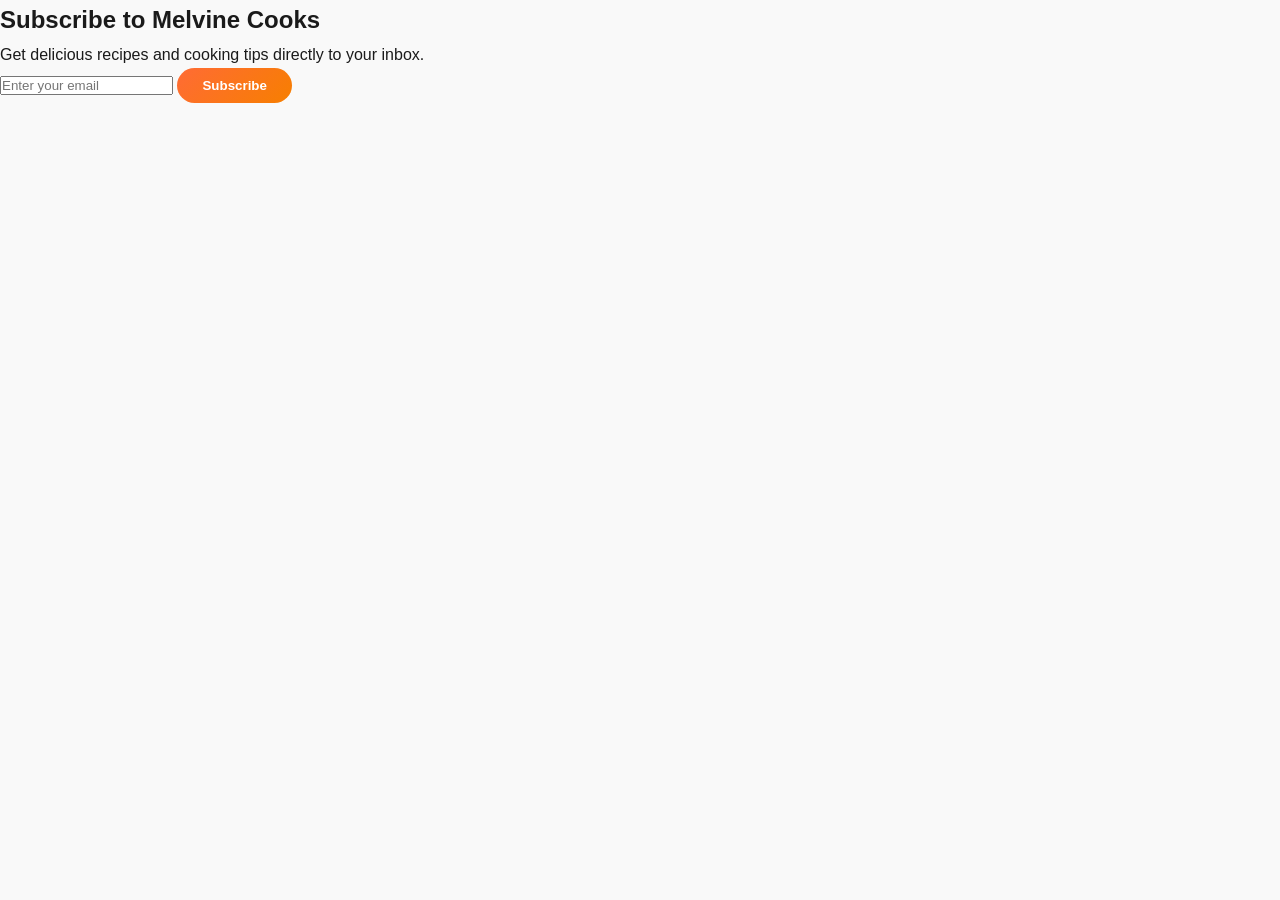
<file: subscribe.html>
<!DOCTYPE html>
<html lang="en">
<head>
    <meta charset="UTF-8">
    <meta name="viewport" content="width=device-width, initial-scale=1.0">

    <title>Subscribe | Melvine Cooks</title>

    <!-- CSS -->
    <link rel="stylesheet" href="../style.css">
    <!-- Font Awesome -->
    <link rel="stylesheet" href="https://cdnjs.cloudflare.com/ajax/libs/font-awesome/6.0.0/css/all.min.css">

    <!-- Google Font -->
    <link href="https://fonts.googleapis.com/css2?family=Roboto:wght@400;700&display=swap" rel="stylesheet">
</head>

<body>

    <section class="subscribe-page">

        <div class="subscribe-container">

            <h1>Subscribe to Melvine Cooks</h1>

            <p>
                Get delicious recipes and cooking tips directly to your inbox.
            </p>

            <form action="#">

                <input 
                type="email" 
                placeholder="Enter your email"
                required>

                <button type="submit" class="btn-subscribe">
                    Subscribe
                </button>

            </form>

        </div>

    </section>

</body>
</html>
</file>
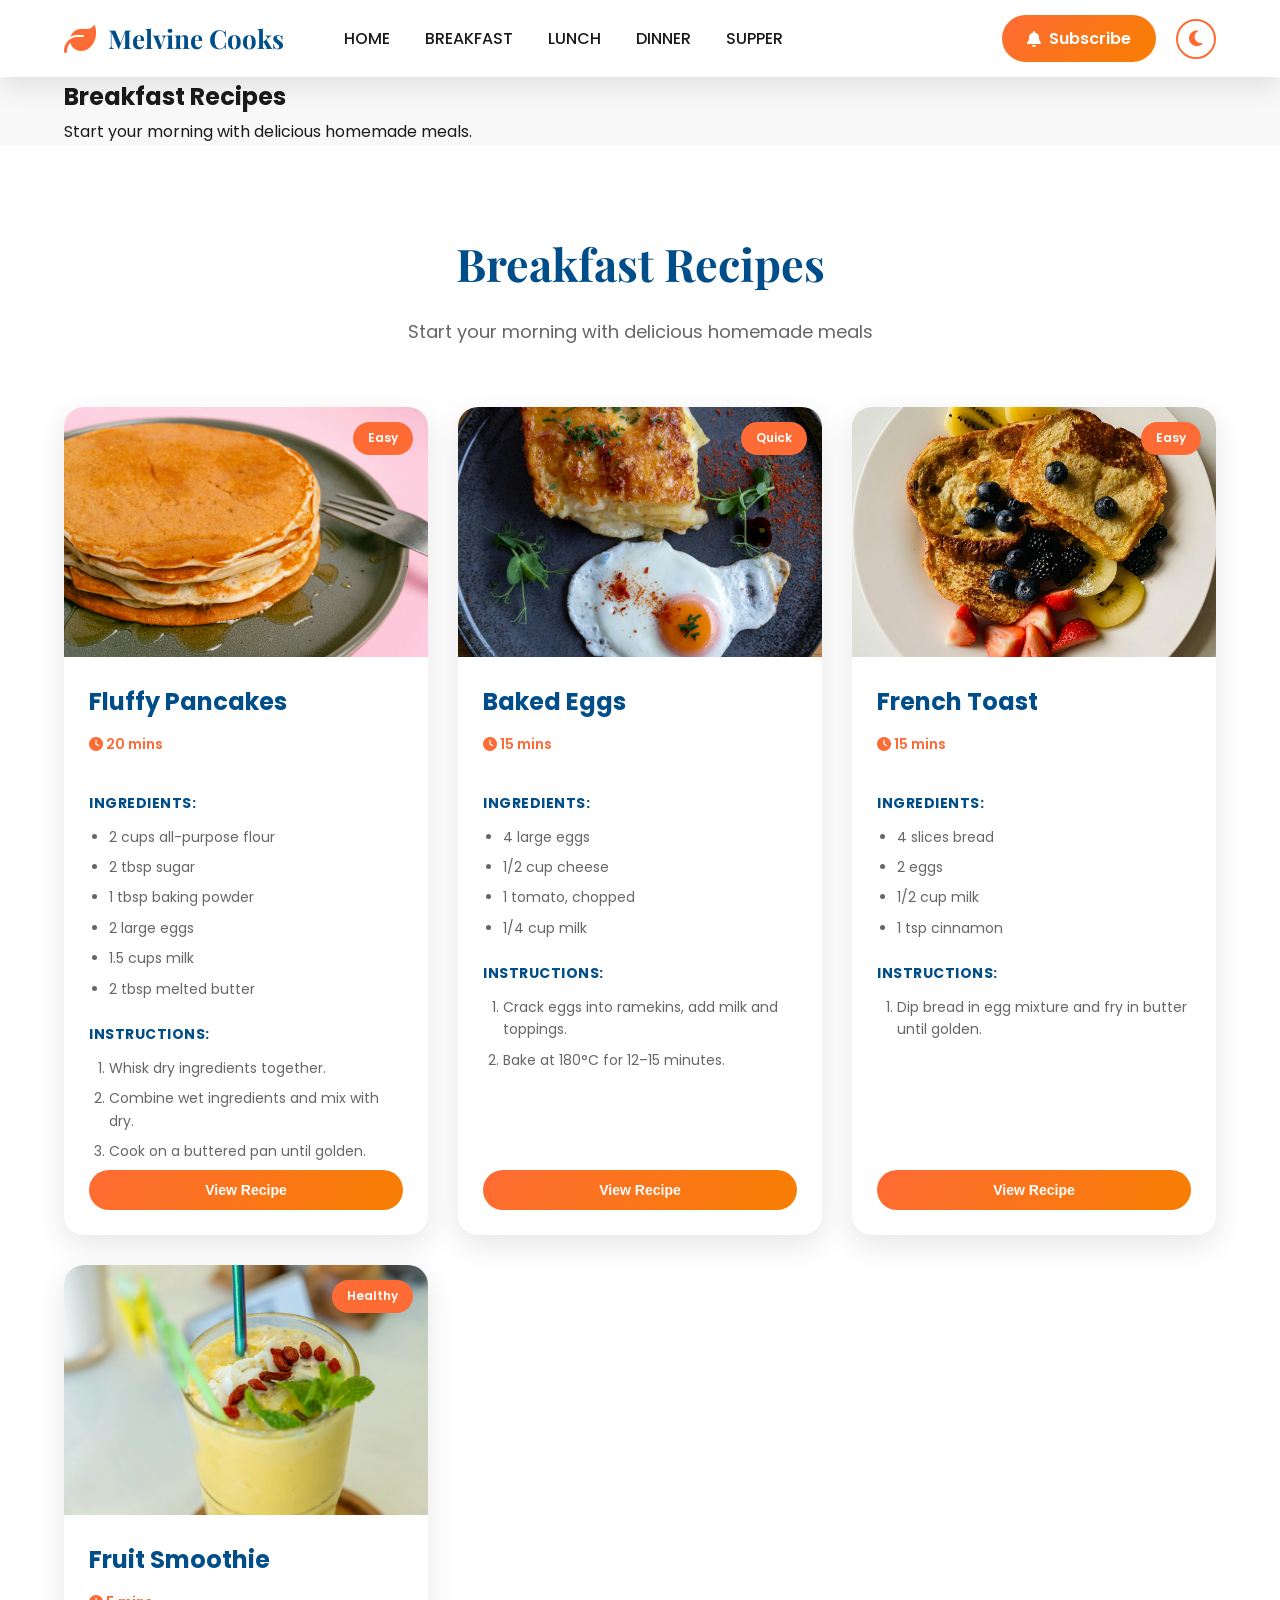
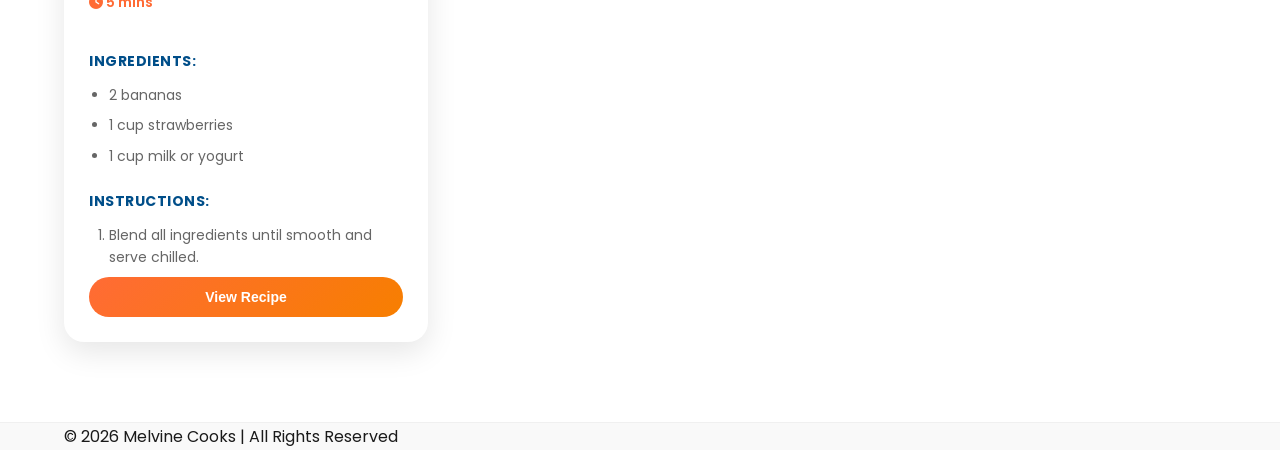
<file: pages/breakfast.html>
<!DOCTYPE html>
<html lang="en">
<head>
    <meta charset="UTF-8">
    <meta name="viewport" content="width=device-width, initial-scale=1.0">

    <title>Breakfast Recipes | Melvine Cooks</title>

    <!-- CSS -->
    <link rel="stylesheet" href="../style.css">

    <!-- Font Awesome 6 -->
    <link rel="stylesheet"
    href="https://cdnjs.cloudflare.com/ajax/libs/font-awesome/6.4.0/css/all.min.css">

    <!-- Google Fonts -->
    <link href="https://fonts.googleapis.com/css2?family=Poppins:wght@300;400;500;600;700&family=Playfair+Display:wght@700&display=swap" rel="stylesheet">
</head>

<body>

    <!-- HEADER -->
    <header class="header">
        <div class="container nav-container">
            <div class="nav-left">
                <div class="logo">
                    <i class="fas fa-leaf"></i>
                    <h1>Melvine Cooks</h1>
                </div>

                <nav class="nav-menu">
                    <a href="../index.html" class="nav-link">HOME</a>
                    <a href="breakfast.html" class="nav-link active">BREAKFAST</a>
                    <a href="lunch.html" class="nav-link">LUNCH</a>
                    <a href="dinner.html" class="nav-link">DINNER</a>
                    <a href="supper.html" class="nav-link">SUPPER</a>
                </nav>
            </div>

            <div class="nav-right">
                <a href="../subscribe.html" class="btn-subscribe"><i class="fas fa-bell"></i> Subscribe</a>
                <button class="theme-toggle" id="themeToggle" title="Toggle Dark Mode">
                    <i class="fas fa-moon"></i>
                </button>
                <button class="hamburger" id="hamburger">
                    <span></span>
                    <span></span>
                    <span></span>
                </button>
            </div>
        </div>
    </header>



    <!-- PAGE TITLE -->
    <section class="page-title">

        <div class="container">

            <h2>Breakfast Recipes</h2>

            <p>
                Start your morning with delicious homemade meals.
            </p>

        </div>

    </section>



    <!-- BREAKFAST RECIPES -->
    <section class="meal-section" id="breakfast">

        <div class="container">

            <div class="section-header">
                <h2>Breakfast Recipes</h2>
                <p>Start your morning with delicious homemade meals</p>
            </div>

            <div class="recipes-grid">
                <div class="recipe-card">
                    <div class="recipe-image">
                        <img src="../images/pancakes.jpg" alt="Fluffy Pancakes">
                        <span class="recipe-badge">Easy</span>
                    </div>
                    <div class="recipe-info">
                        <h3>Fluffy Pancakes</h3>
                        <p class="prep-time"><i class="fas fa-clock"></i> 20 mins</p>
                        <h4>Ingredients:</h4>
                        <ul class="ingredients-list">
                            <li>2 cups all-purpose flour</li>
                            <li>2 tbsp sugar</li>
                            <li>1 tbsp baking powder</li>
                            <li>2 large eggs</li>
                            <li>1.5 cups milk</li>
                            <li>2 tbsp melted butter</li>
                        </ul>
                        <h4>Instructions:</h4>
                        <ol class="instructions-list">
                            <li>Whisk dry ingredients together.</li>
                            <li>Combine wet ingredients and mix with dry.</li>
                            <li>Cook on a buttered pan until golden.</li>
                        </ol>
                        <button class="btn-recipe">View Recipe</button>
                    </div>
                </div>

                <div class="recipe-card">
                    <div class="recipe-image">
                        <img src="../images/Baked egg.jpg" alt="Baked Eggs">
                        <span class="recipe-badge">Quick</span>
                    </div>
                    <div class="recipe-info">
                        <h3>Baked Eggs</h3>
                        <p class="prep-time"><i class="fas fa-clock"></i> 15 mins</p>
                        <h4>Ingredients:</h4>
                        <ul class="ingredients-list">
                            <li>4 large eggs</li>
                            <li>1/2 cup cheese</li>
                            <li>1 tomato, chopped</li>
                            <li>1/4 cup milk</li>
                        </ul>
                        <h4>Instructions:</h4>
                        <ol class="instructions-list">
                            <li>Crack eggs into ramekins, add milk and toppings.</li>
                            <li>Bake at 180°C for 12–15 minutes.</li>
                        </ol>
                        <button class="btn-recipe">View Recipe</button>
                    </div>
                </div>

                <div class="recipe-card">
                    <div class="recipe-image">
                        <img src="../images/french-toast.jpg" alt="French Toast">
                        <span class="recipe-badge">Easy</span>
                    </div>
                    <div class="recipe-info">
                        <h3>French Toast</h3>
                        <p class="prep-time"><i class="fas fa-clock"></i> 15 mins</p>
                        <h4>Ingredients:</h4>
                        <ul class="ingredients-list">
                            <li>4 slices bread</li>
                            <li>2 eggs</li>
                            <li>1/2 cup milk</li>
                            <li>1 tsp cinnamon</li>
                        </ul>
                        <h4>Instructions:</h4>
                        <ol class="instructions-list">
                            <li>Dip bread in egg mixture and fry in butter until golden.</li>
                        </ol>
                        <button class="btn-recipe">View Recipe</button>
                    </div>
                </div>

                <div class="recipe-card">
                    <div class="recipe-image">
                        <img src="../images/smoothie.jpg" alt="Fruit Smoothie">
                        <span class="recipe-badge">Healthy</span>
                    </div>
                    <div class="recipe-info">
                        <h3>Fruit Smoothie</h3>
                        <p class="prep-time"><i class="fas fa-clock"></i> 5 mins</p>
                        <h4>Ingredients:</h4>
                        <ul class="ingredients-list">
                            <li>2 bananas</li>
                            <li>1 cup strawberries</li>
                            <li>1 cup milk or yogurt</li>
                        </ul>
                        <h4>Instructions:</h4>
                        <ol class="instructions-list">
                            <li>Blend all ingredients until smooth and serve chilled.</li>
                        </ol>
                        <button class="btn-recipe">View Recipe</button>
                    </div>
                </div>
            </div>

        </div>

    </section>



    <!-- FOOTER -->
    <footer>

        <div class="container">
            <p>© 2026 Melvine Cooks | All Rights Reserved</p>
        </div>

    </footer>

    <script src="../script.js"></script>
</body>
</html>
</file>
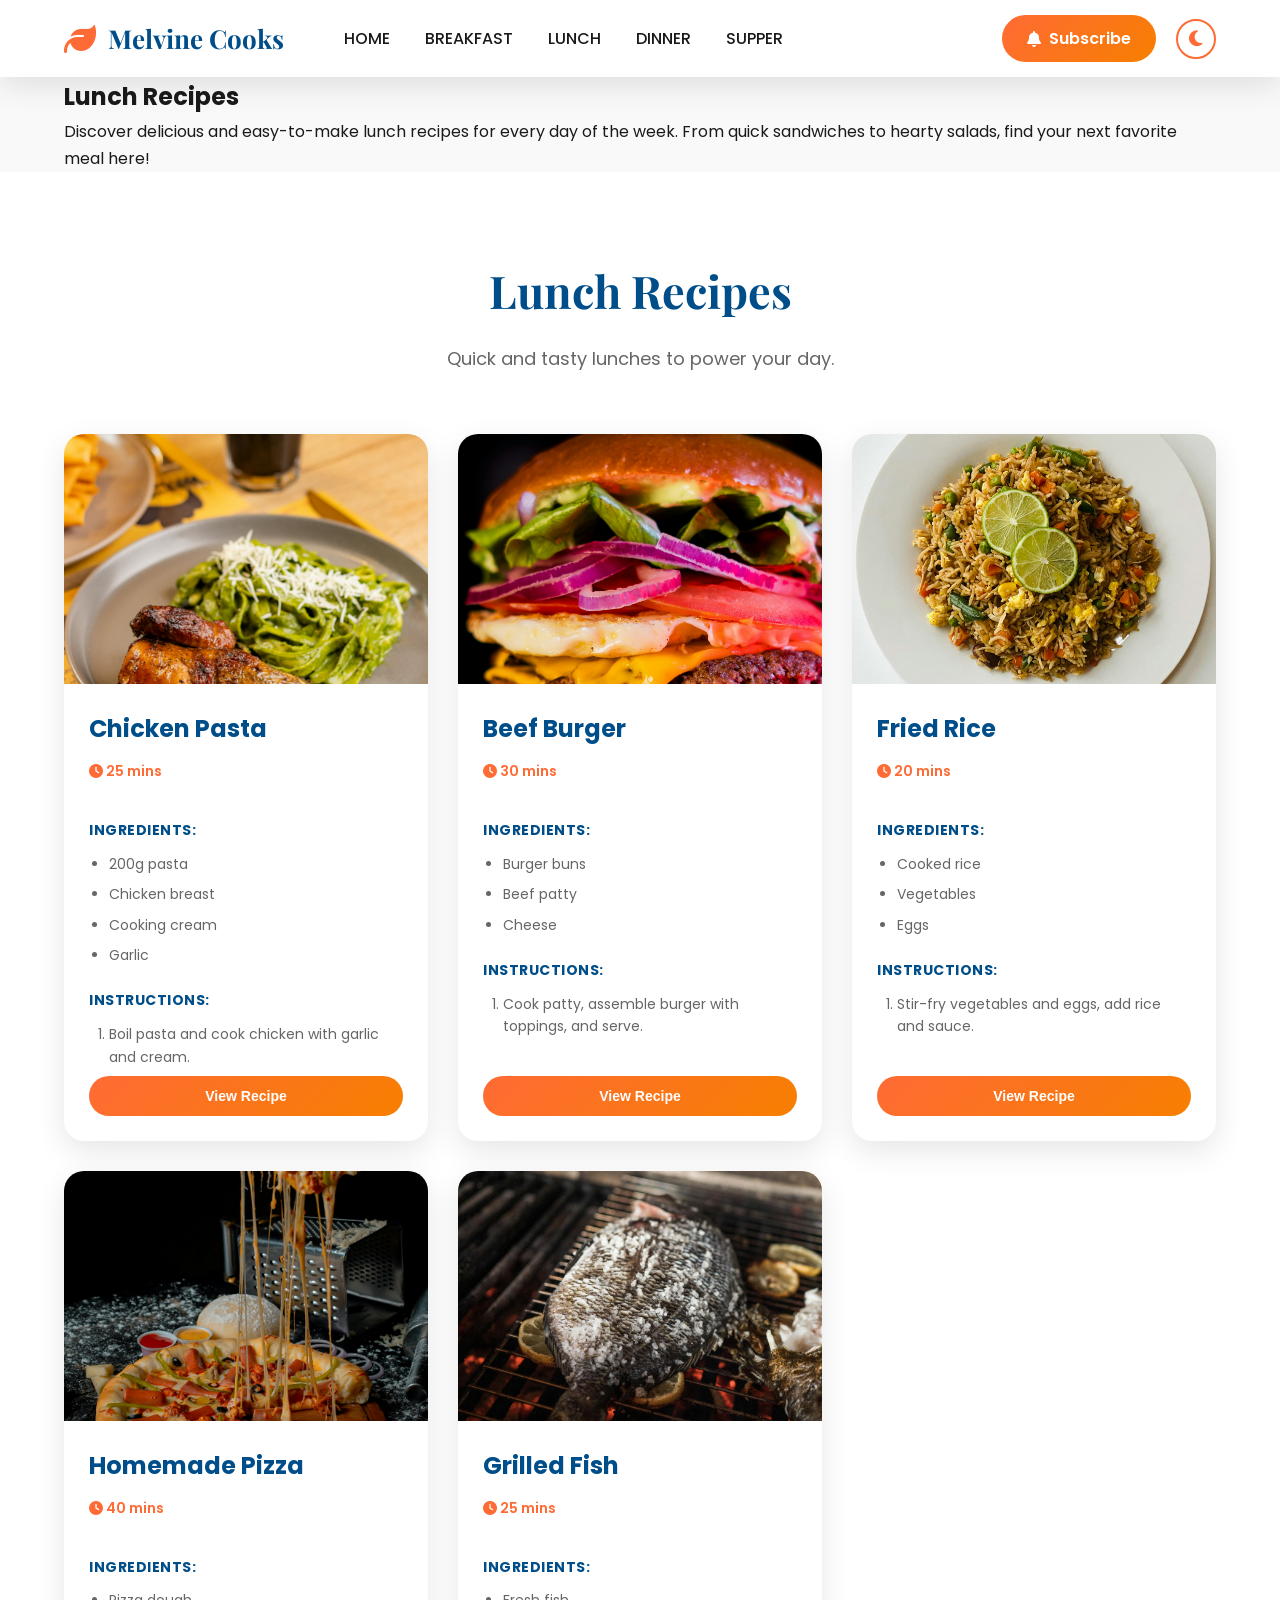
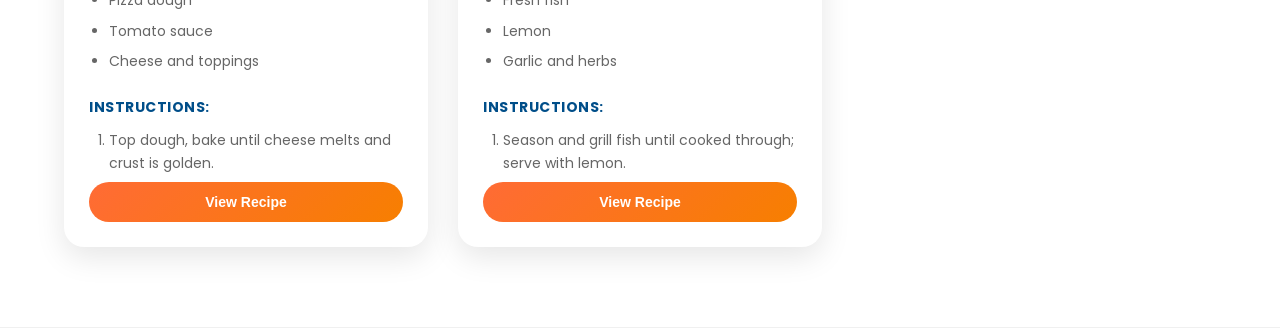
<file: pages/lunch.html>
<!DOCTYPE html>
<html lang="en">
<head>
    <meta charset="UTF-8">
    <meta name="viewport" content="width=device-width, initial-scale=1.0">
    <title>Lunch Recipes</title>
    <!-- CSS -->
    <link rel="stylesheet" href="../style.css">

    <!-- Font Awesome 6 -->
    <link rel="stylesheet"
    href="https://cdnjs.cloudflare.com/ajax/libs/font-awesome/6.4.0/css/all.min.css">

    <!-- Google Fonts -->
    <link href="https://fonts.googleapis.com/css2?family=Poppins:wght@300;400;500;600;700&family=Playfair+Display:wght@700&display=swap" rel="stylesheet">
</head>

<body>

    <!-- HEADER -->
    <header class="header">
        <div class="container nav-container">
            <div class="nav-left">
                <div class="logo">
                    <i class="fas fa-leaf"></i>
                    <h1>Melvine Cooks</h1>
                </div>

                <nav class="nav-menu">
                    <a href="../index.html" class="nav-link">HOME</a>
                    <a href="breakfast.html" class="nav-link">BREAKFAST</a>
                    <a href="lunch.html" class="nav-link active">LUNCH</a>
                    <a href="dinner.html" class="nav-link">DINNER</a>
                    <a href="supper.html" class="nav-link">SUPPER</a>
                </nav>
            </div>

            <div class="nav-right">
                <a href="../subscribe.html" class="btn-subscribe"><i class="fas fa-bell"></i> Subscribe</a>
                <button class="theme-toggle" id="themeToggle" title="Toggle Dark Mode">
                    <i class="fas fa-moon"></i>
                </button>
                <button class="hamburger" id="hamburger">
                    <span></span>
                    <span></span>
                    <span></span>
                </button>
            </div>
        </div>
    </header>



    <!-- PAGE TITLE -->
    <section class="page-title">

        <div class="container">

            <h2>Lunch Recipes</h2>
            <p>Discover delicious and easy-to-make lunch recipes for every day of the week. From quick sandwiches to hearty salads, find your next favorite meal here!</p>
        </div>
    </section>




    <!-- LUNCH RECIPES -->
    <section class="meal-section" id="lunch">
        <div class="container">
            <div class="section-header">
                <h2>Lunch Recipes</h2>
                <p>Quick and tasty lunches to power your day.</p>
            </div>

            <div class="recipes-grid">
                <div class="recipe-card">
                    <div class="recipe-image">
                        <img src="../images/chicken-pasta.jpg" alt="Chicken Pasta">
                    </div>
                    <div class="recipe-info">
                        <h3>Chicken Pasta</h3>
                        <p class="prep-time"><i class="fas fa-clock"></i> 25 mins</p>
                        <h4>Ingredients:</h4>
                        <ul class="ingredients-list">
                            <li>200g pasta</li>
                            <li>Chicken breast</li>
                            <li>Cooking cream</li>
                            <li>Garlic</li>
                        </ul>
                        <h4>Instructions:</h4>
                        <ol class="instructions-list">
                            <li>Boil pasta and cook chicken with garlic and cream.</li>
                        </ol>
                        <button class="btn-recipe">View Recipe</button>
                    </div>
                </div>

                <div class="recipe-card">
                    <div class="recipe-image">
                        <img src="../images/burger.jpg" alt="Beef Burger">
                    </div>
                    <div class="recipe-info">
                        <h3>Beef Burger</h3>
                        <p class="prep-time"><i class="fas fa-clock"></i> 30 mins</p>
                        <h4>Ingredients:</h4>
                        <ul class="ingredients-list">
                            <li>Burger buns</li>
                            <li>Beef patty</li>
                            <li>Cheese</li>
                        </ul>
                        <h4>Instructions:</h4>
                        <ol class="instructions-list">
                            <li>Cook patty, assemble burger with toppings, and serve.</li>
                        </ol>
                        <button class="btn-recipe">View Recipe</button>
                    </div>
                </div>

                <div class="recipe-card">
                    <div class="recipe-image">
                        <img src="../images/fried-rice.jpg" alt="Fried Rice">
                    </div>
                    <div class="recipe-info">
                        <h3>Fried Rice</h3>
                        <p class="prep-time"><i class="fas fa-clock"></i> 20 mins</p>
                        <h4>Ingredients:</h4>
                        <ul class="ingredients-list">
                            <li>Cooked rice</li>
                            <li>Vegetables</li>
                            <li>Eggs</li>
                        </ul>
                        <h4>Instructions:</h4>
                        <ol class="instructions-list">
                            <li>Stir-fry vegetables and eggs, add rice and sauce.</li>
                        </ol>
                        <button class="btn-recipe">View Recipe</button>
                    </div>
                </div>

                <div class="recipe-card">
                    <div class="recipe-image">
                        <img src="../images/pizza-hero.jpg" alt="Homemade Pizza">
                    </div>
                    <div class="recipe-info">
                        <h3>Homemade Pizza</h3>
                        <p class="prep-time"><i class="fas fa-clock"></i> 40 mins</p>
                        <h4>Ingredients:</h4>
                        <ul class="ingredients-list">
                            <li>Pizza dough</li>
                            <li>Tomato sauce</li>
                            <li>Cheese and toppings</li>
                        </ul>
                        <h4>Instructions:</h4>
                        <ol class="instructions-list">
                            <li>Top dough, bake until cheese melts and crust is golden.</li>
                        </ol>
                        <button class="btn-recipe">View Recipe</button>
                    </div>
                </div>

                <div class="recipe-card">
                    <div class="recipe-image">
                        <img src="../images/grilled-fish.jpg" alt="Grilled Fish">
                    </div>
                    <div class="recipe-info">
                        <h3>Grilled Fish</h3>
                        <p class="prep-time"><i class="fas fa-clock"></i> 25 mins</p>
                        <h4>Ingredients:</h4>
                        <ul class="ingredients-list">
                            <li>Fresh fish</li>
                            <li>Lemon</li>
                            <li>Garlic and herbs</li>
                        </ul>
                        <h4>Instructions:</h4>
                        <ol class="instructions-list">
                            <li>Season and grill fish until cooked through; serve with lemon.</li>
                        </ol>
                        <button class="btn-recipe">View Recipe</button>
                    </div>
                </div>
            </div>
        </div>
    </section>

    <script src="../script.js"></script>
</body>
</html>
</file>
<file: style.css>
/* ==================== GENERAL STYLES ==================== */
* {
    margin: 0;
    padding: 0;
    box-sizing: border-box;
}

:root {
    --primary-color: #FF6B35;
    --secondary-color: #004E89;
    --accent-color: #F77F00;
    --text-dark: #1a1a1a;
    --text-light: #666666;
    --bg-light: #f9f9f9;
    --white: #ffffff;
    --shadow: 0 10px 30px rgba(0,0,0,0.1);
    --shadow-hover: 0 15px 40px rgba(0,0,0,0.15);
}

html {
    scroll-behavior: smooth;
}

body {
    font-family: 'Poppins', sans-serif;
    color: var(--text-dark);
    background: var(--bg-light);
    line-height: 1.7;
    overflow-x: hidden;
}

.container {
    width: 90%;
    max-width: 1200px;
    margin: 0 auto;
}

/* ==================== HEADER/NAVIGATION ==================== */
.header {
    background: var(--white);
    padding: 15px 0;
    position: sticky;
    top: 0;
    z-index: 100;
    box-shadow: var(--shadow);
}

.nav-container {
    display: flex;
    justify-content: space-between;
    align-items: center;
}

.nav-left {
    display: flex;
    align-items: center;
    gap: 60px;
}

.logo {
    display: flex;
    align-items: center;
    gap: 12px;
    text-decoration: none;
}

.logo i {
    font-size: 32px;
    color: var(--primary-color);
}

.logo h1 {
    font-family: 'Playfair Display', serif;
    font-size: 26px;
    color: var(--secondary-color);
    font-weight: 700;
}

.nav-menu {
    display: flex;
    gap: 35px;
    align-items: center;
}

.nav-link {
    text-decoration: none;
    color: var(--text-dark);
    font-weight: 500;
    transition: all 0.3s ease;
    position: relative;
}

.nav-link:hover,
.nav-link.active {
    color: var(--primary-color);
}

.nav-link::after {
    content: '';
    position: absolute;
    bottom: -5px;
    left: 0;
    width: 0;
    height: 2px;
    background: var(--primary-color);
    transition: width 0.3s ease;
}

.nav-link:hover::after,
.nav-link.active::after {
    width: 100%;
}

.nav-right {
    display: flex;
    align-items: center;
    gap: 20px;
}

.btn-subscribe {
    background: linear-gradient(135deg, var(--primary-color), var(--accent-color));
    color: var(--white);
    padding: 10px 25px;
    border-radius: 50px;
    text-decoration: none;
    border: none;
    cursor: pointer;
    font-weight: 600;
    transition: all 0.3s ease;
    display: inline-flex;
    align-items: center;
    gap: 8px;
}

.btn-subscribe:hover {
    transform: translateY(-3px);
    box-shadow: 0 10px 20px rgba(255, 107, 53, 0.3);
}

.hamburger {
    display: none;
    flex-direction: column;
    gap: 5px;
    background: none;
    border: none;
    cursor: pointer;
}

.hamburger span {
    width: 25px;
    height: 3px;
    background: var(--text-dark);
    border-radius: 2px;
    transition: all 0.3s ease;
}

/* ==================== DARK MODE TOGGLE ==================== */
.theme-toggle {
    width: 40px;
    height: 40px;
    border-radius: 50%;
    border: 2px solid var(--primary-color);
    background: transparent;
    color: var(--primary-color);
    cursor: pointer;
    display: flex;
    align-items: center;
    justify-content: center;
    font-size: 18px;
    transition: all 0.3s ease;
}

.theme-toggle:hover {
    background: var(--primary-color);
    color: var(--white);
    transform: rotate(20deg);
}

.theme-toggle:active {
    transform: rotate(20deg) scale(0.95);
}

/* ==================== DARK MODE STYLES ==================== */
body.dark-mode {
    background: #1a1a1a;
    color: #e0e0e0;
}

body.dark-mode .header {
    background: #242424;
    box-shadow: 0 10px 30px rgba(0,0,0,0.5);
}

body.dark-mode .nav-link,
body.dark-mode .logo h1 {
    color: #e0e0e0;
}

body.dark-mode .nav-link:hover,
body.dark-mode .nav-link.active {
    color: var(--primary-color);
}

body.dark-mode .hero {
    background: linear-gradient(135deg, rgba(255, 107, 53, 0.1), rgba(0, 78, 137, 0.1));
}

body.dark-mode .hero-text h2 {
    color: #ffffff;
}

body.dark-mode .hero-text p {
    color: #b0b0b0;
}

body.dark-mode .category-card {
    background: linear-gradient(135deg, #2a2a2a, #1f1f1f);
    color: #e0e0e0;
}

body.dark-mode .category-card:hover {
    border-color: var(--primary-color);
}

body.dark-mode .carousel-section {
    background: linear-gradient(135deg, rgba(255, 107, 53, 0.1), rgba(0, 78, 137, 0.1));
}

body.dark-mode .carousel-item {
    background: #242424;
    color: #e0e0e0;
}

body.dark-mode .carousel-info h3 {
    color: #ffffff;
}

body.dark-mode .carousel-info p {
    color: #b0b0b0;
}

body.dark-mode .recipe-card {
    background: #242424;
    box-shadow: 0 10px 30px rgba(0,0,0,0.3);
}

body.dark-mode .recipe-card:hover {
    box-shadow: 0 15px 40px rgba(0,0,0,0.5);
}

body.dark-mode .recipe-info h3 {
    color: #ffffff;
}

body.dark-mode .recipe-info h4 {
    color: var(--primary-color);
}

body.dark-mode .recipe-info,
body.dark-mode .ingredients-list,
body.dark-mode .instructions-list {
    color: #b0b0b0;
}

body.dark-mode .meal-section {
    background: #1a1a1a;
    border-bottom: 1px solid #333333;
}

body.dark-mode .meal-section:nth-child(even) {
    background: #1a1a1a;
}

body.dark-mode .section-header h2 {
    color: #ffffff;
}

body.dark-mode .section-header p {
    color: #b0b0b0;
}

body.dark-mode .subscribe-section {
    background: linear-gradient(135deg, #1a2a3a, #0a1a2a);
}

body.dark-mode .footer {
    background: #0f0f0f;
}

body.dark-mode .footer-section ul a {
    color: #a0a0a0;
}

body.dark-mode .footer-section ul a:hover {
    color: var(--primary-color);
}

body.dark-mode .social-links a {
    background: rgba(255, 255, 255, 0.1);
}

body.dark-mode .social-links a:hover {
    background: var(--primary-color);
}

body.dark-mode .subscribe-form input {
    background: #242424;
    color: #e0e0e0;
    border-color: #404040;
}

body.dark-mode .subscribe-form input:focus {
    box-shadow: 0 0 10px rgba(255, 107, 53, 0.3);
}

body.dark-mode .hamburger span {
    background: #e0e0e0;
}

body.dark-mode .theme-toggle {
    border-color: var(--primary-color);
    color: var(--primary-color);
}

/* ==================== HERO SECTION ==================== */
.hero {
    padding: 80px 0;
    background: linear-gradient(135deg, rgba(255, 107, 53, 0.05), rgba(0, 78, 137, 0.05));
}

.hero-content {
    display: flex;
    align-items: center;
    gap: 60px;
}

.hero-text {
    flex: 1;
}

.small-text {
    color: var(--primary-color);
    font-weight: 600;
    font-size: 16px;
    margin-bottom: 15px;
    letter-spacing: 1px;
}

.hero-text h2 {
    font-family: 'Playfair Display', serif;
    font-size: 55px;
    line-height: 1.2;
    margin-bottom: 20px;
    color: var(--secondary-color);
}

.hero-text p {
    font-size: 18px;
    color: var(--text-light);
    margin-bottom: 30px;
    line-height: 1.8;
}

.hero-image {
    flex: 1;
}

.hero-image img {
    width: 100%;
    max-width: 450px;
    height: 450px;
    object-fit: cover;
    border-radius: 25px;
    box-shadow: var(--shadow-hover);
    transition: transform 0.3s ease;
}

.hero-image img:hover {
    transform: scale(1.05);
}

/* ==================== BUTTONS ==================== */
.btn-primary,
.btn-recipe {
    background: linear-gradient(135deg, var(--primary-color), var(--accent-color));
    color: var(--white);
    padding: 14px 40px;
    border-radius: 50px;
    text-decoration: none;
    border: none;
    cursor: pointer;
    font-weight: 600;
    font-size: 16px;
    transition: all 0.3s ease;
    display: inline-block;
}

.btn-primary:hover,
.btn-recipe:hover {
    transform: translateY(-3px);
    box-shadow: 0 12px 25px rgba(255, 107, 53, 0.4);
}

/* ==================== CATEGORIES SECTION ==================== */
.categories {
    padding: 70px 0;
    background: var(--white);
}

.category-container {
    display: grid;
    grid-template-columns: repeat(auto-fit, minmax(250px, 1fr));
    gap: 25px;
}

.category-card {
    background: linear-gradient(135deg, #f5f7fa, #ffffff);
    padding: 40px;
    text-align: center;
    border-radius: 20px;
    text-decoration: none;
    color: var(--text-dark);
    transition: all 0.3s ease;
    box-shadow: var(--shadow);
    border: 2px solid transparent;
}

.category-card:hover {
    transform: translateY(-15px);
    border-color: var(--primary-color);
    box-shadow: var(--shadow-hover);
}

.card-icon {
    font-size: 50px;
    color: var(--primary-color);
    margin-bottom: 15px;
}

.category-card h3 {
    font-size: 22px;
    font-weight: 700;
    margin-bottom: 10px;
    color: var(--secondary-color);
}

.category-card p {
    color: var(--text-light);
    font-size: 14px;
    margin-bottom: 15px;
}

.count {
    display: inline-block;
    background: var(--primary-color);
    color: var(--white);
    padding: 5px 15px;
    border-radius: 20px;
    font-size: 12px;
    font-weight: 600;
}

/* ==================== CAROUSEL SECTION ==================== */
.carousel-section {
    padding: 80px 0;
    background: linear-gradient(135deg, rgba(255, 107, 53, 0.02), rgba(0, 78, 137, 0.02));
}

.carousel-wrapper {
    position: relative;
    display: flex;
    align-items: center;
    gap: 20px;
    margin: 50px 0;
}

.carousel-container {
    flex: 1;
    overflow: hidden;
    border-radius: 20px;
}

.carousel {
    display: flex;
    transition: transform 0.5s cubic-bezier(0.4, 0, 0.2, 1);
}

.carousel-item {
    min-width: 100%;
    display: flex;
    background: var(--white);
    border-radius: 20px;
    overflow: hidden;
    box-shadow: var(--shadow);
    height: 400px;
}

.carousel-img {
    width: 50%;
    position: relative;
    overflow: hidden;
}

.carousel-img img {
    width: 100%;
    height: 100%;
    object-fit: cover;
    transition: transform 0.5s ease;
}

.carousel-item:hover .carousel-img img {
    transform: scale(1.1);
}

.carousel-info {
    width: 50%;
    padding: 40px;
    display: flex;
    flex-direction: column;
    justify-content: space-between;
}

.carousel-info h3 {
    font-family: 'Playfair Display', serif;
    font-size: 32px;
    color: var(--secondary-color);
    margin-bottom: 15px;
}

.carousel-info .prep-time {
    color: var(--primary-color);
    font-weight: 600;
    margin-bottom: 15px;
}

.carousel-info .description {
    color: var(--text-light);
    font-size: 15px;
    line-height: 1.6;
    margin-bottom: 20px;
}

.carousel-btn {
    width: 50px;
    height: 50px;
    border-radius: 50%;
    border: none;
    background: var(--primary-color);
    color: var(--white);
    cursor: pointer;
    font-size: 20px;
    display: flex;
    align-items: center;
    justify-content: center;
    transition: all 0.3s ease;
    flex-shrink: 0;
}

.carousel-btn:hover {
    background: var(--secondary-color);
    transform: scale(1.1);
    box-shadow: var(--shadow-hover);
}

.carousel-btn:active {
    transform: scale(0.95);
}

.prev-btn,
.next-btn {
    position: relative;
    z-index: 10;
}

/* Carousel Indicators */
.carousel-indicators {
    display: flex;
    justify-content: center;
    gap: 12px;
    margin-top: 30px;
}

.indicator {
    width: 12px;
    height: 12px;
    border-radius: 50%;
    background: #ddd;
    cursor: pointer;
    transition: all 0.3s ease;
}

.indicator.active {
    background: var(--primary-color);
    width: 30px;
    border-radius: 6px;
}

.indicator:hover {
    background: var(--accent-color);
}

/* ==================== MEAL SECTIONS ==================== */
.meal-section {
    padding: 80px 0;
    background: var(--white);
    border-bottom: 1px solid #f0f0f0;
}

.meal-section:nth-child(even) {
    background: #fafafa;
}

.section-header {
    text-align: center;
    margin-bottom: 60px;
}

.section-header h2 {
    font-family: 'Playfair Display', serif;
    font-size: 45px;
    color: var(--secondary-color);
    margin-bottom: 15px;
}

.section-header p {
    font-size: 18px;
    color: var(--text-light);
}

/* ==================== RECIPES GRID ==================== */
.recipes-grid {
    display: grid;
    grid-template-columns: repeat(auto-fit, minmax(300px, 1fr));
    gap: 30px;
}

.recipe-card {
    background: var(--white);
    border-radius: 20px;
    overflow: hidden;
    box-shadow: var(--shadow);
    transition: all 0.3s ease;
    display: flex;
    flex-direction: column;
}

.recipe-card:hover {
    transform: translateY(-15px);
    box-shadow: var(--shadow-hover);
}

.recipe-image {
    position: relative;
    overflow: hidden;
    height: 250px;
}

.recipe-image img {
    width: 100%;
    height: 100%;
    object-fit: cover;
    transition: transform 0.3s ease;
}

.recipe-card:hover .recipe-image img {
    transform: scale(1.1);
}

.recipe-badge {
    position: absolute;
    top: 15px;
    right: 15px;
    background: var(--primary-color);
    color: var(--white);
    padding: 6px 15px;
    border-radius: 20px;
    font-size: 12px;
    font-weight: 600;
}

.recipe-info {
    padding: 25px;
    flex: 1;
    display: flex;
    flex-direction: column;
}

.recipe-info h3 {
    font-size: 24px;
    color: var(--secondary-color);
    margin-bottom: 10px;
    font-weight: 700;
}

.prep-time {
    color: var(--primary-color);
    font-size: 14px;
    font-weight: 600;
    margin-bottom: 20px;
}

.recipe-info h4 {
    color: var(--secondary-color);
    font-size: 14px;
    font-weight: 700;
    margin-top: 15px;
    margin-bottom: 10px;
    text-transform: uppercase;
    letter-spacing: 0.5px;
}

.ingredients-list,
.instructions-list {
    margin-left: 20px;
    font-size: 14px;
    color: var(--text-light);
}

.ingredients-list li,
.instructions-list li {
    margin-bottom: 8px;
    line-height: 1.6;
}

.btn-recipe {
    margin-top: auto;
    width: 100%;
    text-align: center;
    padding: 12px 20px;
    font-size: 14px;
}

/* ==================== SUBSCRIBE SECTION ==================== */
.subscribe-section {
    padding: 100px 0;
    background: linear-gradient(135deg, var(--secondary-color), var(--primary-color));
}

.subscribe-content {
    text-align: center;
    max-width: 600px;
    margin: 0 auto;
}

.subscribe-content h2 {
    font-family: 'Playfair Display', serif;
    font-size: 45px;
    color: var(--white);
    margin-bottom: 15px;
}

.subscribe-content p {
    font-size: 18px;
    color: rgba(255, 255, 255, 0.9);
    margin-bottom: 40px;
}

.subscribe-form {
    display: flex;
    gap: 10px;
}

.subscribe-form input {
    flex: 1;
    padding: 15px 25px;
    border: none;
    border-radius: 50px;
    font-size: 16px;
    font-family: 'Poppins', sans-serif;
}

.subscribe-form input:focus {
    outline: none;
    box-shadow: 0 0 10px rgba(255, 255, 255, 0.3);
}

.subscribe-form button {
    padding: 15px 35px;
}

/* ==================== FOOTER ==================== */
.footer {
    background: var(--secondary-color);
    color: var(--white);
    padding: 60px 0 20px;
}

.footer-content {
    display: grid;
    grid-template-columns: repeat(auto-fit, minmax(250px, 1fr));
    gap: 40px;
    margin-bottom: 40px;
}

.footer-section h3 {
    font-size: 18px;
    margin-bottom: 20px;
    font-weight: 700;
}

.footer-section p {
    color: rgba(255, 255, 255, 0.8);
    font-size: 14px;
    line-height: 1.8;
}

.footer-section ul {
    list-style: none;
}

.footer-section ul li {
    margin-bottom: 10px;
}

.footer-section ul a {
    color: rgba(255, 255, 255, 0.8);
    text-decoration: none;
    transition: color 0.3s ease;
}

.footer-section ul a:hover {
    color: var(--primary-color);
}

.social-links {
    display: flex;
    gap: 20px;
}

.social-links a {
    display: inline-flex;
    align-items: center;
    justify-content: center;
    width: 45px;
    height: 45px;
    background: rgba(255, 255, 255, 0.1);
    color: var(--white);
    border-radius: 50%;
    transition: all 0.3s ease;
    font-size: 18px;
}

.social-links a:hover {
    background: var(--primary-color);
    transform: translateY(-5px);
}

.footer-bottom {
    border-top: 1px solid rgba(255, 255, 255, 0.1);
    padding-top: 25px;
    text-align: center;
    color: rgba(255, 255, 255, 0.7);
    font-size: 14px;
}

/* ==================== RESPONSIVE DESIGN ==================== */
@media (max-width: 768px) {
    .nav-menu {
        display: none;
    }

    .hamburger {
        display: flex;
    }

    .hero-content {
        flex-direction: column;
        gap: 40px;
    }

    .hero-text h2 {
        font-size: 35px;
    }

    .hero-image img {
        max-width: 100%;
        height: auto;
    }

    .category-container {
        grid-template-columns: repeat(2, 1fr);
    }

    .recipes-grid {
        grid-template-columns: 1fr;
    }

    .section-header h2 {
        font-size: 35px;
    }

    .subscribe-form {
        flex-direction: column;
    }

    .footer-content {
        grid-template-columns: 1fr;
        gap: 30px;
    }

    /* Carousel responsive */
    .carousel-item {
        height: 350px;
    }

    .carousel-info {
        padding: 25px;
    }

    .carousel-info h3 {
        font-size: 24px;
    }

    .carousel-wrapper {
        gap: 12px;
    }

    .carousel-btn {
        width: 40px;
        height: 40px;
        font-size: 16px;
    }
}

@media (max-width: 480px) {
    .container {
        width: 95%;
    }

    .nav-left {
        gap: 20px;
    }

    .logo h1 {
        font-size: 20px;
    }

    .nav-link {
        font-size: 14px;
    }

    .hero-text h2 {
        font-size: 28px;
    }

    .hero-text p {
        font-size: 14px;
    }

    .category-container {
        grid-template-columns: 1fr;
    }

    .section-header h2 {
        font-size: 28px;
    }

    .recipe-card {
        border-radius: 15px;
    }

    .recipe-info {
        padding: 20px;
    }

    .recipe-info h3 {
        font-size: 20px;
    }

    .subscribe-content h2 {
        font-size: 28px;
    }

    .footer-content {
        gap: 20px;
    }

    /* Carousel responsive mobile */
    .carousel-item {
        flex-direction: column;
        height: auto;
    }

    .carousel-img {
        width: 100%;
        height: 250px;
    }

    .carousel-info {
        width: 100%;
        padding: 20px;
    }

    .carousel-info h3 {
        font-size: 20px;
    }

    .carousel-wrapper {
        gap: 8px;
    }

    .carousel-btn {
        width: 35px;
        height: 35px;
        font-size: 14px;
    }

    .carousel-indicators {
        gap: 8px;
    }

    .indicator {
        width: 10px;
        height: 10px;
    }

    .indicator.active {
        width: 25px;
    }
}
</file>
